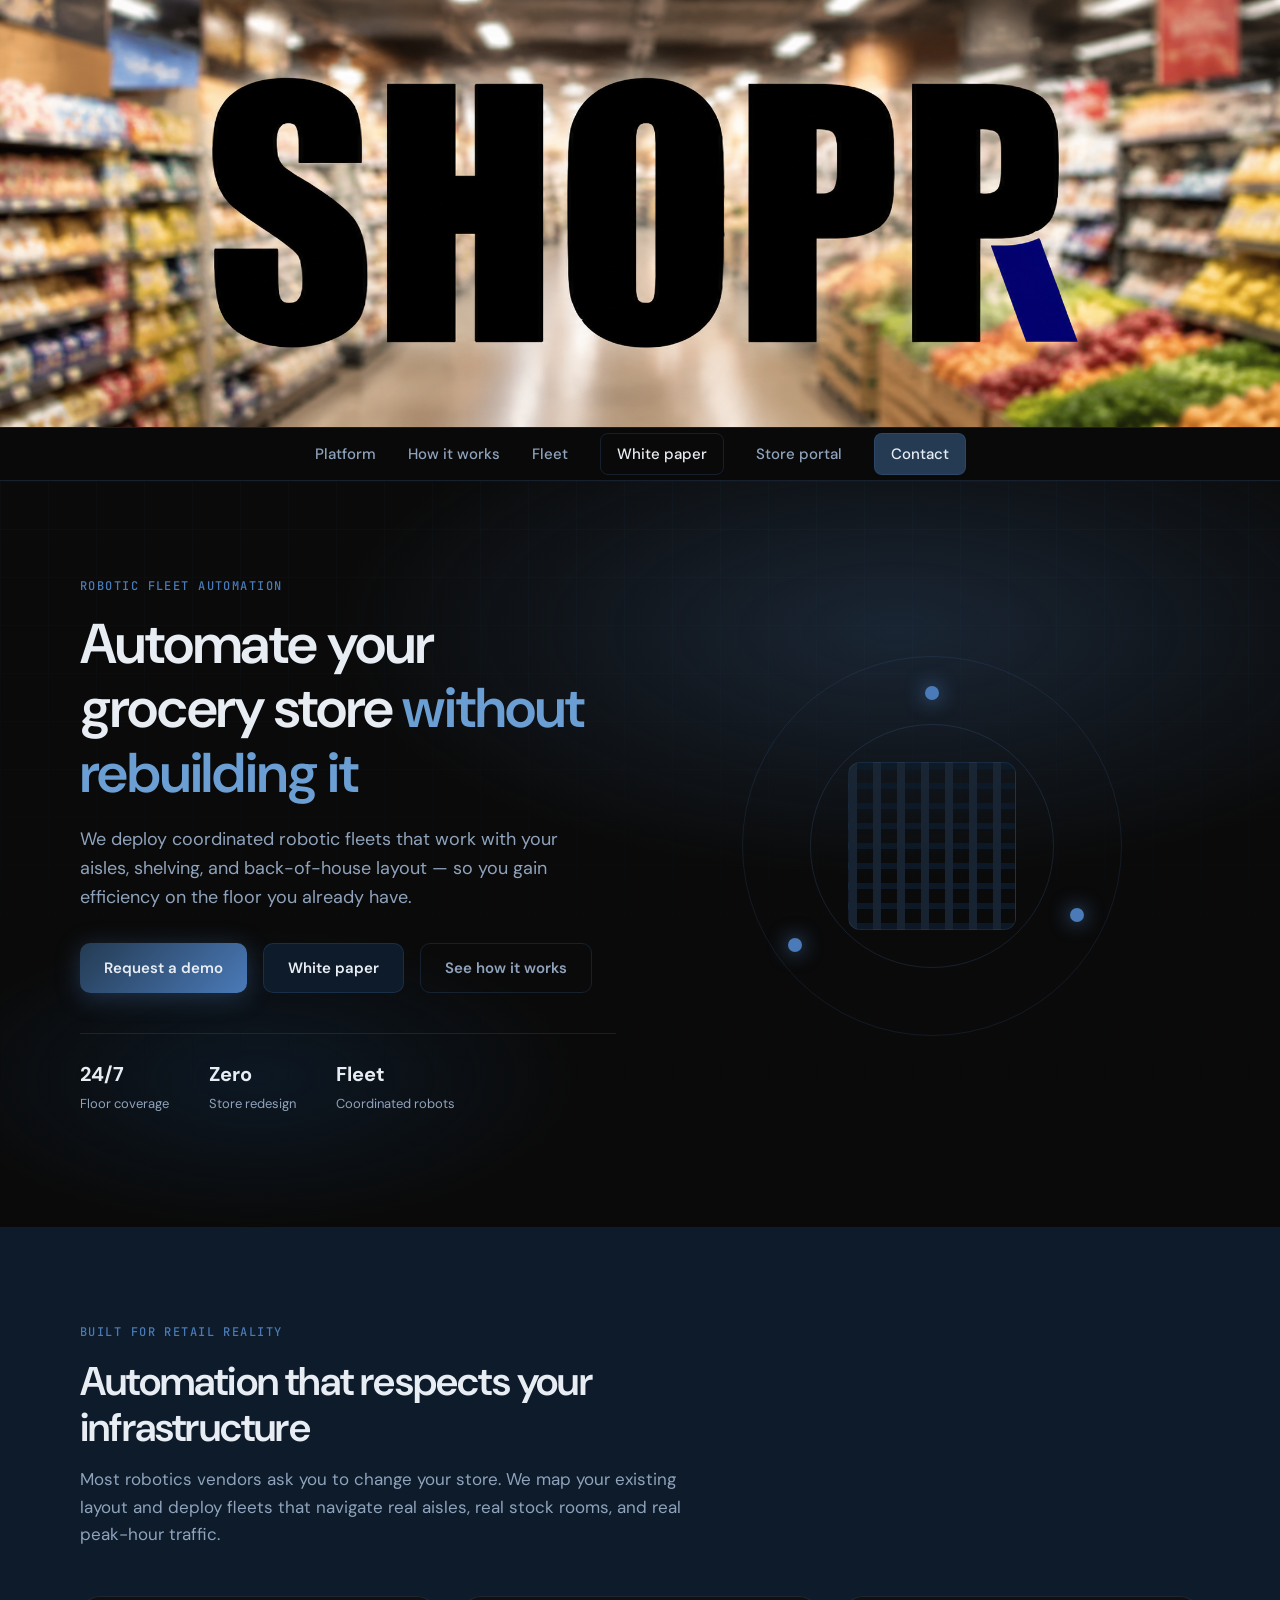
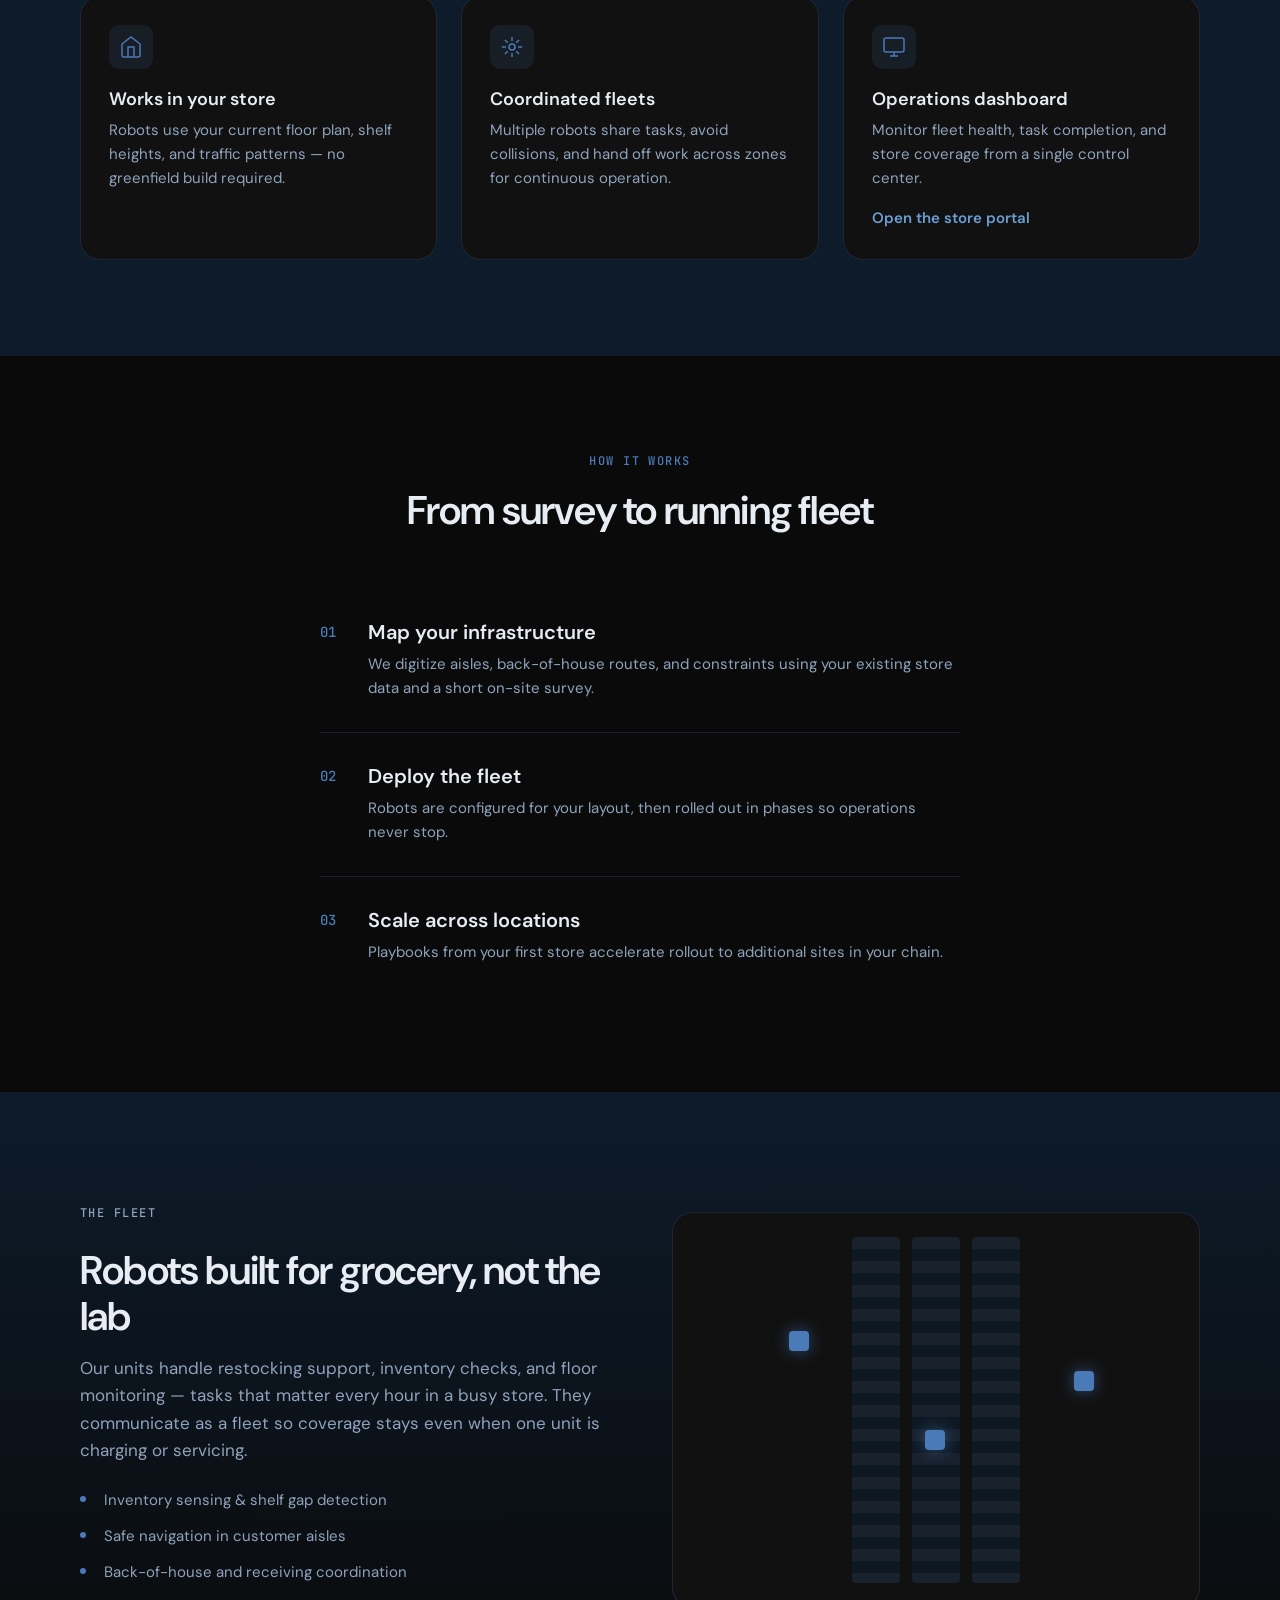
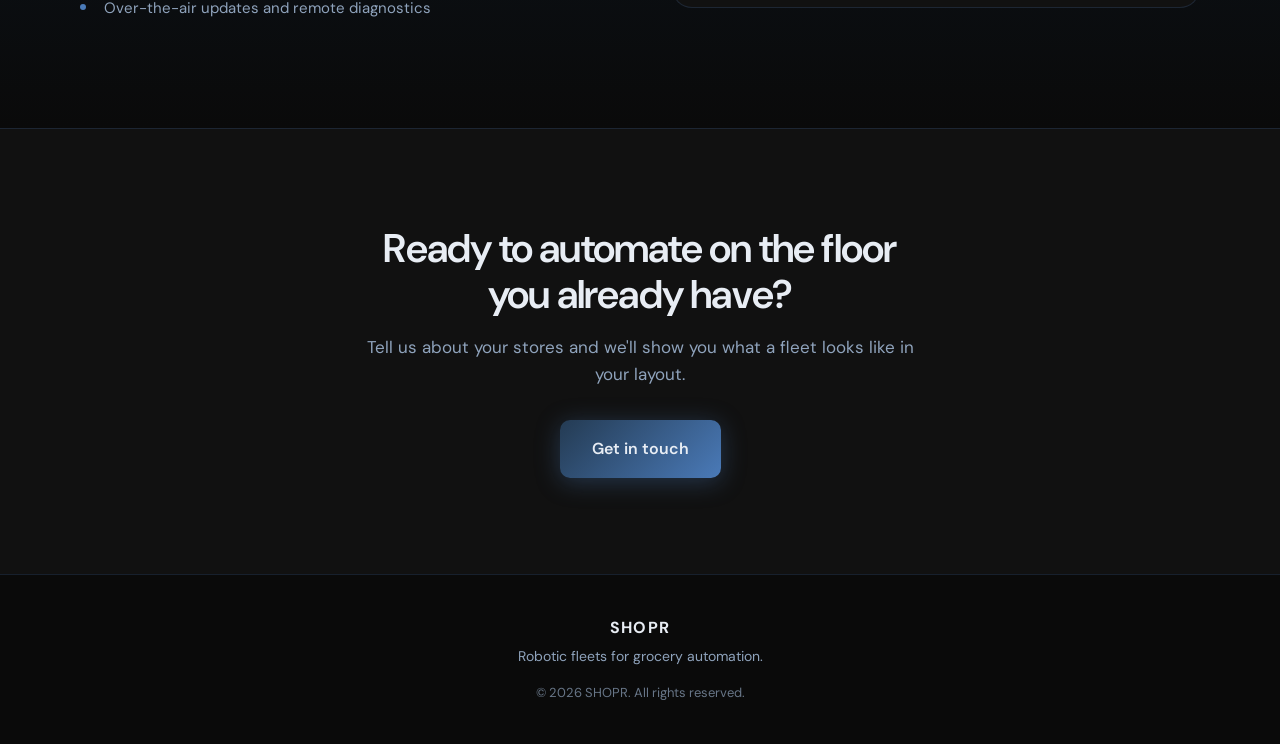
<file: index.html>
<!DOCTYPE html>
<html lang="en">
<head>
  <meta charset="UTF-8" />
  <meta name="viewport" content="width=device-width, initial-scale=1.0" />
  <meta name="description" content="Robotic fleets that automate grocery stores using your existing infrastructure — no rebuild required." />
  <title>SHOPR — Grocery Automation Robotics</title>
  <link rel="preconnect" href="https://fonts.googleapis.com" />
  <link rel="preconnect" href="https://fonts.gstatic.com" crossorigin />
  <link href="https://fonts.googleapis.com/css2?family=DM+Sans:ital,opsz,wght@0,9..40,400;0,9..40,500;0,9..40,600;0,9..40,700;1,9..40,400&family=JetBrains+Mono:wght@400;500&display=swap" rel="stylesheet" />
  <link rel="stylesheet" href="styles.css" />
</head>
<body>
  <header class="site-header">
    <a href="/" class="header-banner" aria-label="SHOPR home">
      <img
        src="assets/logo-header.png"
        alt="SHOPR — grocery automation robotics"
        class="header-logo"
        width="2172"
        height="724"
      />
    </a>
    <div class="header-nav">
      <div class="header-inner">
        <nav class="main-nav" aria-label="Main navigation">
          <a href="#platform">Platform</a>
          <a href="#how-it-works">How it works</a>
          <a href="#fleet">Fleet</a>
          <a
            href="assets/shopr-whitepaper.pdf"
            class="nav-whitepaper"
            target="_blank"
            rel="noopener noreferrer"
          >White paper</a>
          <a href="portal.html">Store portal</a>
          <a href="#contact" class="nav-cta">Contact</a>
        </nav>
        <button type="button" class="menu-toggle" aria-label="Open menu" aria-expanded="false">
          <span></span>
          <span></span>
          <span></span>
        </button>
      </div>
    </div>
  </header>

  <main>
    <section class="hero">
      <div class="hero-grid">
        <div class="hero-content">
          <p class="eyebrow">Robotic fleet automation</p>
          <h1>Automate your grocery store <span class="highlight">without rebuilding it</span></h1>
          <p class="hero-lead">
            We deploy coordinated robotic fleets that work with your aisles, shelving, and back-of-house layout — so you gain efficiency on the floor you already have.
          </p>
          <div class="hero-actions">
            <a href="#contact" class="btn btn-primary">Request a demo</a>
            <a
              href="assets/shopr-whitepaper.pdf"
              class="btn btn-whitepaper"
              target="_blank"
              rel="noopener noreferrer"
            >White paper</a>
            <a href="#how-it-works" class="btn btn-ghost">See how it works</a>
          </div>
          <ul class="hero-stats" aria-label="Key metrics">
            <li>
              <strong>24/7</strong>
              <span>Floor coverage</span>
            </li>
            <li>
              <strong>Zero</strong>
              <span>Store redesign</span>
            </li>
            <li>
              <strong>Fleet</strong>
              <span>Coordinated robots</span>
            </li>
          </ul>
        </div>
        <div class="hero-visual" aria-hidden="true">
          <div class="hero-orbit">
            <div class="orbit-ring orbit-ring--outer"></div>
            <div class="orbit-ring orbit-ring--inner"></div>
            <div class="robot-node robot-node--1"></div>
            <div class="robot-node robot-node--2"></div>
            <div class="robot-node robot-node--3"></div>
            <div class="store-grid"></div>
          </div>
        </div>
      </div>
    </section>

    <section id="platform" class="section platform">
      <div class="container">
        <header class="section-header">
          <p class="eyebrow">Built for retail reality</p>
          <h2>Automation that respects your infrastructure</h2>
          <p class="section-lead">
            Most robotics vendors ask you to change your store. We map your existing layout and deploy fleets that navigate real aisles, real stock rooms, and real peak-hour traffic.
          </p>
        </header>
        <div class="card-grid">
          <article class="feature-card">
            <div class="card-icon" aria-hidden="true">
              <svg viewBox="0 0 24 24" fill="none" stroke="currentColor" stroke-width="1.5"><path d="M3 9l9-7 9 7v11a2 2 0 01-2 2H5a2 2 0 01-2-2z"/><polyline points="9 22 9 12 15 12 15 22"/></svg>
            </div>
            <h3>Works in your store</h3>
            <p>Robots use your current floor plan, shelf heights, and traffic patterns — no greenfield build required.</p>
          </article>
          <article class="feature-card">
            <div class="card-icon" aria-hidden="true">
              <svg viewBox="0 0 24 24" fill="none" stroke="currentColor" stroke-width="1.5"><circle cx="12" cy="12" r="3"/><path d="M12 2v4M12 18v4M4.93 4.93l2.83 2.83M16.24 16.24l2.83 2.83M2 12h4M18 12h4M4.93 19.07l2.83-2.83M16.24 7.76l2.83-2.83"/></svg>
            </div>
            <h3>Coordinated fleets</h3>
            <p>Multiple robots share tasks, avoid collisions, and hand off work across zones for continuous operation.</p>
          </article>
          <article class="feature-card">
            <div class="card-icon" aria-hidden="true">
              <svg viewBox="0 0 24 24" fill="none" stroke="currentColor" stroke-width="1.5"><rect x="2" y="3" width="20" height="14" rx="2"/><line x1="8" y1="21" x2="16" y2="21"/><line x1="12" y1="17" x2="12" y2="21"/></svg>
            </div>
            <h3>Operations dashboard</h3>
            <p>Monitor fleet health, task completion, and store coverage from a single control center.</p>
            <a href="portal.html" class="text-link">Open the store portal</a>
          </article>
        </div>
      </div>
    </section>

    <section id="how-it-works" class="section how-it-works">
      <div class="container">
        <header class="section-header section-header--center">
          <p class="eyebrow">How it works</p>
          <h2>From survey to running fleet</h2>
        </header>
        <ol class="steps">
          <li class="step">
            <span class="step-num">01</span>
            <div>
              <h3>Map your infrastructure</h3>
              <p>We digitize aisles, back-of-house routes, and constraints using your existing store data and a short on-site survey.</p>
            </div>
          </li>
          <li class="step">
            <span class="step-num">02</span>
            <div>
              <h3>Deploy the fleet</h3>
              <p>Robots are configured for your layout, then rolled out in phases so operations never stop.</p>
            </div>
          </li>
          <li class="step">
            <span class="step-num">03</span>
            <div>
              <h3>Scale across locations</h3>
              <p>Playbooks from your first store accelerate rollout to additional sites in your chain.</p>
            </div>
          </li>
        </ol>
      </div>
    </section>

    <section id="fleet" class="section fleet">
      <div class="container fleet-layout">
        <div class="fleet-copy">
          <p class="eyebrow">The fleet</p>
          <h2>Robots built for grocery, not the lab</h2>
          <p>
            Our units handle restocking support, inventory checks, and floor monitoring — tasks that matter every hour in a busy store. They communicate as a fleet so coverage stays even when one unit is charging or servicing.
          </p>
          <ul class="fleet-list">
            <li>Inventory sensing &amp; shelf gap detection</li>
            <li>Safe navigation in customer aisles</li>
            <li>Back-of-house and receiving coordination</li>
            <li>Over-the-air updates and remote diagnostics</li>
          </ul>
        </div>
        <div class="fleet-diagram" aria-hidden="true">
          <div class="diagram-aisle"></div>
          <div class="diagram-aisle"></div>
          <div class="diagram-aisle"></div>
          <div class="diagram-robot diagram-robot--a"></div>
          <div class="diagram-robot diagram-robot--b"></div>
          <div class="diagram-robot diagram-robot--c"></div>
        </div>
      </div>
    </section>

    <section id="contact" class="section cta">
      <div class="container cta-inner">
        <h2>Ready to automate on the floor you already have?</h2>
        <p>Tell us about your stores and we'll show you what a fleet looks like in your layout.</p>
        <a href="mailto:hello@shopr.example" class="btn btn-primary btn-lg">Get in touch</a>
      </div>
    </section>
  </main>

  <footer class="site-footer">
    <div class="container footer-inner">
      <p class="footer-brand">SHOPR</p>
      <p class="footer-tagline">Robotic fleets for grocery automation.</p>
      <p class="footer-copy">&copy; <span id="year"></span> SHOPR. All rights reserved.</p>
    </div>
  </footer>

  <script src="script.js"></script>
</body>
</html>
</file>
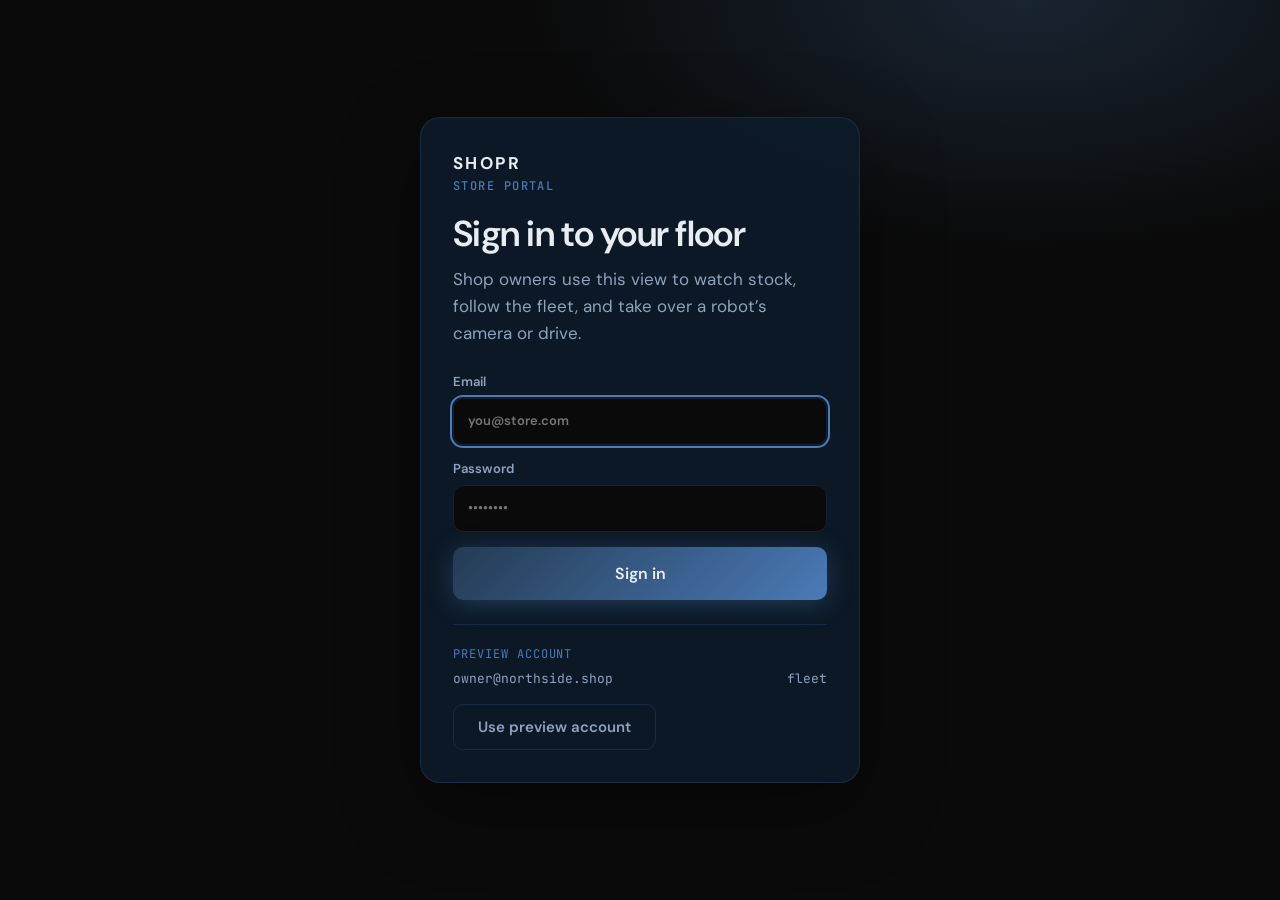
<file: portal.html>
<!DOCTYPE html>
<html lang="en">
<head>
  <meta charset="UTF-8" />
  <meta name="viewport" content="width=device-width, initial-scale=1.0" />
  <meta name="description" content="SHOPR store portal — watch shelf stock, fleet location, and send a robot to fill a cart." />
  <title>Store portal — SHOPR</title>
  <link rel="preconnect" href="https://fonts.googleapis.com" />
  <link rel="preconnect" href="https://fonts.gstatic.com" crossorigin />
  <link href="https://fonts.googleapis.com/css2?family=DM+Sans:ital,opsz,wght@0,9..40,400;0,9..40,500;0,9..40,600;0,9..40,700;1,9..40,400&family=JetBrains+Mono:wght@400;500&display=swap" rel="stylesheet" />
  <link rel="stylesheet" href="styles.css" />
  <link rel="stylesheet" href="portal.css" />
</head>
<body class="portal-body">
  <div id="login-view" class="login-view">
    <div class="login-card">
      <a href="index.html" class="portal-brand" aria-label="SHOPR home">SHOPR</a>
      <p class="eyebrow">Store portal</p>
      <h1>Sign in to your floor</h1>
      <p class="login-lead">Shop owners use this view to watch stock, follow the fleet, and take over a robot’s camera or drive.</p>
      <form id="login-form" class="login-form">
        <label>
          Email
          <input id="login-email" name="email" type="email" autocomplete="username" required placeholder="you@store.com" />
        </label>
        <label>
          Password
          <input id="login-password" name="password" type="password" autocomplete="current-password" required minlength="4" placeholder="••••••••" />
        </label>
        <p id="login-error" class="form-error" hidden></p>
        <button type="submit" class="btn btn-primary btn-lg">Sign in</button>
      </form>
      <div class="demo-box">
        <p class="demo-label">Preview account</p>
        <p><span>owner@northside.shop</span><span>fleet</span></p>
        <button type="button" class="btn btn-ghost" id="fill-demo">Use preview account</button>
      </div>
    </div>
  </div>

  <div id="app-view" class="portal-app" hidden>
    <header class="portal-header">
      <a href="index.html" class="portal-brand" aria-label="SHOPR home">SHOPR</a>
      <div class="portal-header-store">
        <strong id="store-name">Northside Convenience</strong>
        <span id="signed-in-as"></span>
      </div>
      <button type="button" class="btn btn-ghost btn-sm" id="sign-out">Sign out</button>
    </header>

    <div class="portal-shell">
      <section class="floor-panel" aria-label="Store floor">
        <div class="floor-toolbar">
          <div>
            <p class="eyebrow">Bird’s-eye floor</p>
            <h2 id="floor-title">Northside Convenience</h2>
          </div>
          <p class="live-pill"><span class="live-dot" aria-hidden="true"></span> Live</p>
          <ul class="legend" aria-label="Stock colors">
            <li><i class="swatch swatch--ok"></i> In stock</li>
            <li><i class="swatch swatch--low"></i> Low</li>
            <li><i class="swatch swatch--critical"></i> Critical</li>
          </ul>
          <p id="slot-readout" class="slot-readout">Click a shelf for stock detail. Levels are random for this preview.</p>
        </div>
        <div class="floor-stage">
          <svg id="floor" viewBox="0 0 1060 740" role="application" aria-label="Bird’s-eye view of the convenience store"></svg>
          <div id="map-tip" class="map-tip" hidden></div>
        </div>
        <form id="cart-form" class="cart-bar">
          <div class="cart-bar-top">
            <label for="cart-input">Test cart</label>
            <p>Type items and a robot will go get them. Separate several with commas.</p>
          </div>
          <div class="cart-row">
            <input id="cart-input" type="text" autocomplete="off" placeholder="Try milk, bread, bananas" />
            <button type="submit" class="btn btn-primary">Send robot</button>
          </div>
          <ul id="suggestions" class="suggestions" hidden></ul>
          <p id="cart-message" class="cart-message" aria-live="polite"></p>
          <ul id="cart-list" class="cart-list"></ul>
        </form>
      </section>

      <aside class="fleet-panel" aria-label="Robot status">
        <header class="fleet-head">
          <p class="eyebrow">Fleet</p>
          <h2>Robot status</h2>
          <p class="fleet-note">Open a camera or take teleop control of any unit.</p>
        </header>
        <div id="robot-list" class="robot-list"></div>
      </aside>
    </div>
  </div>

  <dialog id="camera-dialog" class="portal-dialog" aria-labelledby="camera-title">
    <div class="dialog-card">
      <header class="dialog-head">
        <div>
          <p class="eyebrow">Forward camera</p>
          <h3 id="camera-title">SHOPR-01</h3>
        </div>
        <button type="button" class="icon-btn" id="close-camera" aria-label="Close camera">×</button>
      </header>
      <div class="cam-stage" aria-hidden="true">
        <div class="cam-aisle"></div>
        <div class="cam-shelf cam-shelf--l"></div>
        <div class="cam-shelf cam-shelf--r"></div>
        <div class="cam-scan"></div>
        <div class="cam-hud">
          <span class="rec"><i></i> REC</span>
          <span id="cam-clock"></span>
        </div>
      </div>
      <p id="cam-caption" class="cam-caption"></p>
      <p class="dialog-note">Preview feed tied to this robot’s live task. No store camera is connected yet.</p>
    </div>
  </dialog>

  <dialog id="teleop-dialog" class="portal-dialog" aria-labelledby="teleop-title">
    <div class="dialog-card">
      <header class="dialog-head">
        <div>
          <p class="eyebrow">Teleop</p>
          <h3 id="teleop-title">SHOPR-01</h3>
        </div>
        <button type="button" class="icon-btn" id="close-teleop" aria-label="Close teleop">×</button>
      </header>
      <p id="teleop-task" class="cam-caption"></p>
      <div class="dpad" id="dpad">
        <button type="button" data-dir="up" aria-label="Drive forward">↑</button>
        <button type="button" data-dir="left" aria-label="Drive left">←</button>
        <button type="button" data-dir="down" aria-label="Drive back">↓</button>
        <button type="button" data-dir="right" aria-label="Drive right">→</button>
      </div>
      <p class="dialog-note">Arrow keys or WASD while this panel is open. Driving pauses the robot’s current job until you release it. Pull onto the charge pad to start charging.</p>
      <button type="button" class="btn btn-primary" id="release-teleop">Release control</button>
    </div>
  </dialog>

  <script src="portal.js"></script>
</body>
</html>
</file>
<file: styles.css>
/* SHOPR — black & navy robotics homepage */

:root {
  --black: #0a0a0a;
  --black-soft: #111111;
  --navy: #0d1b2a;
  --navy-mid: #1b2838;
  --navy-light: #243b53;
  --navy-glow: #2d4a6f;
  --accent: #4a7ab8;
  --accent-bright: #6b9fd4;
  --text: #e8edf4;
  --text-muted: #8fa3bc;
  --border: rgba(74, 122, 184, 0.2);
  --header-nav-height: 52px;
  --container: min(1120px, 92vw);
  --radius: 12px;
  --radius-lg: 20px;
}

*,
*::before,
*::after {
  box-sizing: border-box;
}

html {
  scroll-behavior: smooth;
}

body {
  margin: 0;
  font-family: "DM Sans", system-ui, sans-serif;
  font-size: 1.0625rem;
  line-height: 1.6;
  color: var(--text);
  background: var(--black);
  -webkit-font-smoothing: antialiased;
}

img {
  max-width: 100%;
  height: auto;
  display: block;
}

a {
  color: var(--accent-bright);
  text-decoration: none;
}

a:hover {
  text-decoration: underline;
}

.container {
  width: var(--container);
  margin-inline: auto;
}

/* Header — full-width banner logo + nav */
.site-header {
  background: var(--black);
  border-bottom: 1px solid var(--border);
}

.header-banner {
  display: block;
  width: 100%;
  background: var(--black);
  line-height: 0;
  text-decoration: none;
}

.header-banner:hover {
  text-decoration: none;
}

.header-logo {
  display: block;
  width: 100%;
  height: auto;
  aspect-ratio: 2172 / 724;
}

.header-nav {
  position: relative;
  background: rgba(10, 10, 10, 0.96);
  backdrop-filter: blur(12px);
  border-top: 1px solid var(--border);
}

.header-inner {
  display: flex;
  align-items: center;
  justify-content: center;
  gap: 1.5rem;
  max-width: var(--container);
  margin-inline: auto;
  padding: 0  clamp(1rem, 4vw, 2rem);
  min-height: var(--header-nav-height);
}

.main-nav {
  display: flex;
  align-items: center;
  gap: 2rem;
}

.main-nav a {
  color: var(--text-muted);
  font-size: 0.9375rem;
  font-weight: 500;
  text-decoration: none;
  transition: color 0.2s;
}

.main-nav a:hover {
  color: var(--text);
  text-decoration: none;
}

.main-nav .nav-whitepaper {
  color: var(--text);
  padding: 0.5rem 1rem;
  background: transparent;
  border-radius: 8px;
  border: 1px solid var(--border);
}

.main-nav .nav-whitepaper:hover {
  color: var(--text);
  background: var(--navy-mid);
  text-decoration: none;
}

.main-nav .nav-cta {
  color: var(--text);
  padding: 0.5rem 1rem;
  background: var(--navy-light);
  border-radius: 8px;
  border: 1px solid var(--border);
}

.main-nav .nav-cta:hover {
  background: var(--navy-glow);
}

.menu-toggle {
  display: none;
  flex-direction: column;
  gap: 5px;
  padding: 0.5rem;
  background: none;
  border: none;
  cursor: pointer;
}

.menu-toggle span {
  display: block;
  width: 22px;
  height: 2px;
  background: var(--text);
  border-radius: 1px;
}

/* Typography */
.eyebrow {
  font-family: "JetBrains Mono", monospace;
  font-size: 0.75rem;
  font-weight: 500;
  letter-spacing: 0.12em;
  text-transform: uppercase;
  color: var(--accent);
  margin: 0 0 1rem;
}

h1, h2, h3 {
  line-height: 1.15;
  font-weight: 600;
  margin: 0;
}

h1 {
  font-size: clamp(2.25rem, 5vw, 3.5rem);
  letter-spacing: -0.02em;
}

h2 {
  font-size: clamp(1.75rem, 3.5vw, 2.5rem);
  letter-spacing: -0.02em;
}

.highlight {
  color: var(--accent-bright);
}

/* Buttons */
.btn {
  display: inline-flex;
  align-items: center;
  justify-content: center;
  padding: 0.75rem 1.5rem;
  font-family: inherit;
  font-size: 0.9375rem;
  font-weight: 600;
  border-radius: 10px;
  text-decoration: none;
  transition: background 0.2s, transform 0.15s, box-shadow 0.2s;
  border: none;
  cursor: pointer;
}

.btn:hover {
  text-decoration: none;
  transform: translateY(-1px);
}

.btn-primary {
  background: linear-gradient(135deg, var(--navy-light) 0%, var(--accent) 100%);
  color: var(--text);
  box-shadow: 0 4px 24px rgba(74, 122, 184, 0.35);
}

.btn-primary:hover {
  box-shadow: 0 6px 32px rgba(74, 122, 184, 0.45);
}

.btn-ghost {
  background: transparent;
  color: var(--text-muted);
  border: 1px solid var(--border);
}

.btn-ghost:hover {
  color: var(--text);
  border-color: var(--navy-glow);
}

.btn-whitepaper {
  background: var(--navy);
  color: var(--text);
  border: 1px solid var(--border);
}

.btn-whitepaper:hover {
  background: var(--navy-light);
  border-color: var(--navy-glow);
}

.btn-lg {
  padding: 1rem 2rem;
  font-size: 1rem;
}

/* Hero */
.hero {
  position: relative;
  padding: clamp(3rem, 8vw, 6rem) clamp(1rem, 4vw, 2rem) clamp(4rem, 10vw, 7rem);
  background:
    radial-gradient(ellipse 80% 60% at 70% 20%, rgba(27, 40, 56, 0.9) 0%, transparent 55%),
    radial-gradient(ellipse 50% 40% at 20% 80%, rgba(13, 27, 42, 0.8) 0%, transparent 50%),
    var(--black);
  overflow: hidden;
}

.hero::before {
  content: "";
  position: absolute;
  inset: 0;
  background-image:
    linear-gradient(rgba(74, 122, 184, 0.04) 1px, transparent 1px),
    linear-gradient(90deg, rgba(74, 122, 184, 0.04) 1px, transparent 1px);
  background-size: 48px 48px;
  mask-image: linear-gradient(180deg, black 0%, transparent 85%);
  pointer-events: none;
}

.hero-grid {
  position: relative;
  display: grid;
  grid-template-columns: 1fr 1fr;
  gap: 3rem;
  align-items: center;
  max-width: var(--container);
  margin-inline: auto;
}

.hero-lead {
  font-size: 1.125rem;
  color: var(--text-muted);
  max-width: 32rem;
  margin: 1.25rem 0 2rem;
}

.hero-actions {
  display: flex;
  flex-wrap: wrap;
  gap: 1rem;
  margin-bottom: 2.5rem;
}

.hero-stats {
  display: flex;
  gap: 2.5rem;
  list-style: none;
  margin: 0;
  padding: 0;
  border-top: 1px solid var(--border);
  padding-top: 1.5rem;
}

.hero-stats li {
  display: flex;
  flex-direction: column;
  gap: 0.25rem;
}

.hero-stats strong {
  font-size: 1.25rem;
  color: var(--text);
}

.hero-stats span {
  font-size: 0.8125rem;
  color: var(--text-muted);
}

/* Hero visual */
.hero-visual {
  display: flex;
  justify-content: center;
  align-items: center;
}

.hero-orbit {
  position: relative;
  width: min(380px, 100%);
  aspect-ratio: 1;
}

.orbit-ring {
  position: absolute;
  inset: 10%;
  border: 1px solid var(--border);
  border-radius: 50%;
}

.orbit-ring--outer {
  inset: 0;
  border-color: rgba(74, 122, 184, 0.15);
  animation: spin 24s linear infinite;
}

.orbit-ring--inner {
  inset: 18%;
  animation: spin 16s linear infinite reverse;
}

.robot-node {
  position: absolute;
  width: 14px;
  height: 14px;
  background: var(--accent);
  border-radius: 50%;
  box-shadow: 0 0 20px var(--accent);
}

.robot-node--1 {
  top: 8%;
  left: 50%;
  transform: translateX(-50%);
  animation: pulse 2s ease-in-out infinite;
}

.robot-node--2 {
  bottom: 22%;
  left: 12%;
  animation: pulse 2s ease-in-out 0.4s infinite;
}

.robot-node--3 {
  bottom: 30%;
  right: 10%;
  animation: pulse 2s ease-in-out 0.8s infinite;
}

.store-grid {
  position: absolute;
  inset: 28%;
  background:
    repeating-linear-gradient(
      90deg,
      var(--navy-mid) 0,
      var(--navy-mid) 8px,
      transparent 8px,
      transparent 24px
    ),
    repeating-linear-gradient(
      0deg,
      var(--navy) 0,
      var(--navy) 6px,
      transparent 6px,
      transparent 20px
    );
  border-radius: var(--radius);
  border: 1px solid var(--border);
  opacity: 0.85;
}

@keyframes spin {
  to { transform: rotate(360deg); }
}

@keyframes pulse {
  0%, 100% { opacity: 1; transform: scale(1); }
  50% { opacity: 0.6; transform: scale(0.85); }
}

/* Sections */
.section {
  padding: clamp(4rem, 10vw, 6rem) clamp(1rem, 4vw, 2rem);
}

.section-header {
  max-width: 40rem;
  margin-bottom: 3rem;
}

.section-header--center {
  text-align: center;
  margin-inline: auto;
  margin-bottom: 3.5rem;
}

.section-lead {
  color: var(--text-muted);
  font-size: 1.0625rem;
  margin-top: 1rem;
}

.platform {
  background: var(--navy);
}

.card-grid {
  display: grid;
  grid-template-columns: repeat(3, 1fr);
  gap: 1.5rem;
}

.feature-card {
  padding: 1.75rem;
  background: var(--black-soft);
  border: 1px solid var(--border);
  border-radius: var(--radius-lg);
  transition: border-color 0.2s, transform 0.2s;
}

.feature-card:hover {
  border-color: var(--navy-glow);
  transform: translateY(-2px);
}

.card-icon {
  width: 44px;
  height: 44px;
  display: flex;
  align-items: center;
  justify-content: center;
  margin-bottom: 1.25rem;
  color: var(--accent);
  background: rgba(74, 122, 184, 0.12);
  border-radius: 10px;
}

.card-icon svg {
  width: 24px;
  height: 24px;
}

.feature-card h3 {
  font-size: 1.125rem;
  margin-bottom: 0.5rem;
}

.feature-card p {
  margin: 0;
  font-size: 0.9375rem;
  color: var(--text-muted);
}

.feature-card .text-link {
  display: inline-block;
  margin-top: 1rem;
  font-size: 0.9375rem;
  font-weight: 600;
}

/* Steps */
.how-it-works {
  background: var(--black);
}

.steps {
  list-style: none;
  margin: 0;
  padding: 0;
  display: grid;
  gap: 0;
  max-width: 640px;
  margin-inline: auto;
}

.step {
  display: grid;
  grid-template-columns: auto 1fr;
  gap: 1.5rem 2rem;
  padding: 2rem 0;
  border-bottom: 1px solid var(--border);
}

.step:last-child {
  border-bottom: none;
}

.step-num {
  font-family: "JetBrains Mono", monospace;
  font-size: 0.875rem;
  font-weight: 500;
  color: var(--accent);
}

.step h3 {
  font-size: 1.25rem;
  margin-bottom: 0.5rem;
}

.step p {
  margin: 0;
  color: var(--text-muted);
  font-size: 0.9375rem;
}

/* Fleet */
.fleet {
  background: linear-gradient(180deg, var(--navy) 0%, var(--black) 100%);
}

.fleet-layout {
  display: grid;
  grid-template-columns: 1fr 1fr;
  gap: 4rem;
  align-items: center;
}

.fleet-copy p {
  color: var(--text-muted);
  margin: 1rem 0 1.5rem;
}

.fleet-list {
  margin: 0;
  padding: 0;
  list-style: none;
}

.fleet-list li {
  position: relative;
  padding-left: 1.5rem;
  margin-bottom: 0.75rem;
  color: var(--text-muted);
  font-size: 0.9375rem;
}

.fleet-list li::before {
  content: "";
  position: absolute;
  left: 0;
  top: 0.55em;
  width: 6px;
  height: 6px;
  background: var(--accent);
  border-radius: 50%;
}

.fleet-diagram {
  position: relative;
  aspect-ratio: 4/3;
  background: var(--black-soft);
  border: 1px solid var(--border);
  border-radius: var(--radius-lg);
  padding: 1.5rem;
  display: flex;
  gap: 12px;
  align-items: stretch;
  justify-content: center;
}

.diagram-aisle {
  flex: 1;
  max-width: 48px;
  background: repeating-linear-gradient(
    180deg,
    var(--navy-mid) 0,
    var(--navy-mid) 12px,
    var(--navy) 12px,
    var(--navy) 24px
  );
  border-radius: 4px;
  opacity: 0.7;
}

.diagram-robot {
  position: absolute;
  width: 20px;
  height: 20px;
  background: var(--accent);
  border-radius: 4px;
  box-shadow: 0 0 16px rgba(74, 122, 184, 0.6);
}

.diagram-robot--a {
  top: 30%;
  left: 22%;
  animation: drift-a 4s ease-in-out infinite;
}

.diagram-robot--b {
  top: 55%;
  left: 48%;
  animation: drift-b 5s ease-in-out infinite;
}

.diagram-robot--c {
  top: 40%;
  right: 20%;
  animation: drift-c 4.5s ease-in-out infinite;
}

@keyframes drift-a {
  0%, 100% { transform: translate(0, 0); }
  50% { transform: translate(24px, 12px); }
}

@keyframes drift-b {
  0%, 100% { transform: translate(0, 0); }
  50% { transform: translate(-16px, -20px); }
}

@keyframes drift-c {
  0%, 100% { transform: translate(0, 0); }
  50% { transform: translate(-20px, 16px); }
}

/* CTA */
.cta {
  background: var(--black-soft);
  border-top: 1px solid var(--border);
}

.cta-inner {
  text-align: center;
  max-width: 36rem;
}

.cta-inner h2 {
  margin-bottom: 1rem;
}

.cta-inner p {
  color: var(--text-muted);
  margin-bottom: 2rem;
}

/* Footer */
.site-footer {
  padding: 2.5rem clamp(1rem, 4vw, 2rem);
  border-top: 1px solid var(--border);
  background: var(--black);
}

.footer-inner {
  text-align: center;
}

.footer-brand {
  font-size: 1rem;
  font-weight: 700;
  letter-spacing: 0.08em;
  margin: 0 0 0.25rem;
}

.footer-tagline {
  font-size: 0.875rem;
  color: var(--text-muted);
  margin: 0 0 1rem;
}

.footer-copy {
  font-size: 0.8125rem;
  color: var(--text-muted);
  opacity: 0.7;
  margin: 0;
}

/* Mobile */
@media (max-width: 900px) {
  .hero-grid,
  .fleet-layout {
    grid-template-columns: 1fr;
  }

  .hero-visual {
    order: -1;
    max-width: 320px;
    margin-inline: auto;
  }

  .card-grid {
    grid-template-columns: 1fr;
  }
}

@media (max-width: 640px) {
  .header-inner {
    justify-content: flex-end;
  }

  .main-nav {
    display: none;
    position: absolute;
    top: 100%;
    left: 0;
    right: 0;
    flex-direction: column;
    align-items: stretch;
    gap: 0;
    padding: 1rem;
    background: var(--black-soft);
    border-bottom: 1px solid var(--border);
  }

  .main-nav.is-open {
    display: flex;
  }

  .main-nav a {
    padding: 0.75rem 0;
    border-bottom: 1px solid var(--border);
  }

  .main-nav .nav-whitepaper,
  .main-nav .nav-cta {
    margin-top: 0.5rem;
    text-align: center;
  }

  .menu-toggle {
    display: flex;
  }

  .hero-stats {
    flex-direction: column;
    gap: 1rem;
  }
}
</file>
<file: portal.css>
/* SHOPR store portal */

[hidden] {
  display: none !important;
}

.portal-body {
  min-height: 100vh;
  background:
    radial-gradient(ellipse 70% 50% at 80% 0%, rgba(27, 40, 56, 0.85), transparent 55%),
    var(--black);
}

.portal-brand {
  font-weight: 700;
  letter-spacing: 0.14em;
  color: var(--text);
  text-decoration: none;
}

.portal-brand:hover {
  color: var(--accent-bright);
  text-decoration: none;
}

.portal-body .btn-sm {
  padding: 0.45rem 0.8rem;
  font-size: 0.8125rem;
  border-radius: 8px;
}

.form-error {
  margin: 0;
  color: #f0a8a0;
  font-size: 0.875rem;
}

/* Login */
.login-view {
  min-height: 100vh;
  display: grid;
  place-items: center;
  padding: 2rem 1rem;
}

.login-card {
  width: min(440px, 100%);
  padding: 2rem;
  background: rgba(13, 27, 42, 0.88);
  border: 1px solid var(--border);
  border-radius: var(--radius-lg);
  box-shadow: 0 24px 80px rgba(0, 0, 0, 0.35);
}

.login-card h1 {
  font-size: clamp(1.75rem, 4vw, 2.25rem);
  margin-bottom: 0.75rem;
}

.login-lead {
  margin: 0 0 1.5rem;
  color: var(--text-muted);
}

.login-form {
  display: grid;
  gap: 0.9rem;
}

.login-form label {
  display: grid;
  gap: 0.35rem;
  font-size: 0.8125rem;
  font-weight: 600;
  color: var(--text-muted);
}

.login-form input,
.cart-row input {
  width: 100%;
  padding: 0.75rem 0.85rem;
  font: inherit;
  color: var(--text);
  background: var(--black);
  border: 1px solid var(--border);
  border-radius: 10px;
}

.login-form input:focus,
.cart-row input:focus {
  outline: 2px solid var(--accent);
  outline-offset: 1px;
}

.demo-box {
  margin-top: 1.5rem;
  padding-top: 1.25rem;
  border-top: 1px solid var(--border);
}

.demo-label {
  margin: 0 0 0.35rem;
  font-family: "JetBrains Mono", monospace;
  font-size: 0.75rem;
  letter-spacing: 0.08em;
  text-transform: uppercase;
  color: var(--accent);
}

.demo-box p:nth-child(2) {
  display: flex;
  justify-content: space-between;
  gap: 1rem;
  margin: 0 0 0.85rem;
  font-family: "JetBrains Mono", monospace;
  font-size: 0.8125rem;
  color: var(--text-muted);
}

/* App shell */
.portal-app {
  height: 100vh;
  display: flex;
  flex-direction: column;
}

.portal-header {
  display: flex;
  align-items: center;
  gap: 1rem;
  padding: 0.75rem 1.25rem;
  border-bottom: 1px solid var(--border);
  background: rgba(10, 10, 10, 0.94);
}

.portal-header-store {
  display: flex;
  flex-direction: column;
  min-width: 0;
  flex: 1;
}

.portal-header-store strong {
  font-size: 0.9375rem;
}

.portal-header-store span {
  font-size: 0.75rem;
  color: var(--text-muted);
}

.portal-shell {
  flex: 1;
  min-height: 0;
  display: grid;
  grid-template-columns: minmax(0, 1fr) 340px;
}

.floor-panel {
  display: flex;
  flex-direction: column;
  min-width: 0;
  min-height: 0;
}

.floor-toolbar {
  display: grid;
  grid-template-columns: auto auto 1fr;
  grid-template-areas:
    "title live legend"
    "readout readout readout";
  gap: 0.35rem 1.25rem;
  align-items: center;
  padding: 0.85rem 1.25rem 0.65rem;
}

.floor-toolbar .eyebrow {
  margin-bottom: 0.15rem;
}

.floor-toolbar h2 {
  font-size: 1.25rem;
  grid-area: title;
}

.floor-toolbar > div:first-child {
  grid-area: title;
}

.live-pill {
  grid-area: live;
  display: inline-flex;
  align-items: center;
  gap: 0.4rem;
  margin: 0;
  font-family: "JetBrains Mono", monospace;
  font-size: 0.75rem;
  letter-spacing: 0.08em;
  text-transform: uppercase;
  color: #8ee0b8;
}

.live-dot {
  width: 8px;
  height: 8px;
  border-radius: 50%;
  background: #3dbe8c;
  box-shadow: 0 0 10px #3dbe8c;
  animation: live-pulse 1.6s ease-in-out infinite;
}

@keyframes live-pulse {
  50% { opacity: 0.45; }
}

.legend {
  grid-area: legend;
  display: flex;
  flex-wrap: wrap;
  justify-content: flex-end;
  gap: 0.85rem;
  margin: 0;
  padding: 0;
  list-style: none;
  font-size: 0.8125rem;
  color: var(--text-muted);
}

.legend li {
  display: inline-flex;
  align-items: center;
  gap: 0.4rem;
}

.swatch {
  width: 12px;
  height: 12px;
  border-radius: 3px;
  display: inline-block;
}

.swatch--ok { background: #3dbe8c; }
.swatch--low { background: #e0a14a; }
.swatch--critical { background: #e85d4c; }

.slot-readout {
  grid-area: readout;
  margin: 0;
  font-size: 0.8125rem;
  color: var(--text-muted);
}

.floor-stage {
  position: relative;
  flex: 1;
  min-height: 0;
  margin: 0 1rem;
  background: #0c1218;
  border: 1px solid var(--border);
  border-radius: 16px;
  overflow: hidden;
}

#floor {
  width: 100%;
  height: 100%;
  display: block;
}

#floor text {
  font-family: "DM Sans", system-ui, sans-serif;
}

.zone-label {
  font-family: "JetBrains Mono", monospace;
  font-size: 11px;
  letter-spacing: 0.14em;
  fill: #8fa3bc;
}

.slot {
  cursor: pointer;
}

.slot-name {
  font-size: 10px;
  fill: #d5e2f0;
  pointer-events: none;
}

.pip-count {
  font-size: 9px;
  font-weight: 700;
  text-anchor: middle;
  pointer-events: none;
}

.pip--ok { fill: #3dbe8c; }
.pip--low { fill: #e0a14a; }
.pip--critical { fill: #e85d4c; }

.slot.is-selected .slot-hit {
  stroke: #fff;
  stroke-width: 1.5;
}

.slot.is-hot .slot-hit {
  stroke: #f2d48a;
  stroke-width: 1.5;
}

.robot-body {
  stroke: #f4f7fb;
  stroke-width: 1.5;
}

.robot-num {
  fill: #0a0a0a;
  font-size: 11px;
  font-weight: 700;
  text-anchor: middle;
  dominant-baseline: central;
  pointer-events: none;
}

.robot-pill rect {
  fill: #101820;
  stroke-width: 1;
}

.robot-pill text {
  fill: #e8edf4;
  font-size: 10px;
  font-weight: 600;
  text-anchor: middle;
  pointer-events: none;
}

.robot {
  cursor: pointer;
}

.robot.is-selected .robot-ring {
  stroke-width: 3;
}

.robot-ring.is-picking,
.robot-ring.is-stocking {
  animation: ring-pulse 1.1s ease-in-out infinite;
}

@keyframes ring-pulse {
  50% { opacity: 0.35; }
}

.map-tip {
  position: fixed;
  z-index: 20;
  max-width: 220px;
  padding: 0.4rem 0.55rem;
  background: #101820;
  color: var(--text);
  border: 1px solid var(--border);
  border-radius: 8px;
  font-size: 0.75rem;
  pointer-events: none;
}

/* Cart */
.cart-bar {
  padding: 0.85rem 1.25rem 1rem;
}

.cart-bar-top {
  display: flex;
  justify-content: space-between;
  gap: 1rem;
  align-items: baseline;
  margin-bottom: 0.4rem;
}

.cart-bar-top label {
  font-size: 0.75rem;
  font-weight: 700;
  letter-spacing: 0.08em;
  text-transform: uppercase;
  color: var(--accent);
}

.cart-bar-top p,
.cart-message,
.dialog-note,
.fleet-note {
  margin: 0;
  color: var(--text-muted);
  font-size: 0.8125rem;
}

.cart-row {
  display: flex;
  gap: 0.6rem;
}

.cart-row input {
  flex: 1;
}

.suggestions {
  display: flex;
  flex-wrap: wrap;
  gap: 0.4rem;
  margin: 0.55rem 0 0;
  padding: 0;
  list-style: none;
}

.suggestions button {
  padding: 0.25rem 0.55rem;
  font: inherit;
  font-size: 0.8125rem;
  color: var(--text);
  background: var(--navy-mid);
  border: 1px solid var(--border);
  border-radius: 999px;
  cursor: pointer;
}

.suggestions button:hover {
  border-color: var(--accent);
}

.cart-message {
  min-height: 1.2em;
  margin-top: 0.45rem;
}

.cart-message.is-error {
  color: #f0a8a0;
}

.cart-list {
  display: flex;
  flex-wrap: wrap;
  gap: 0.45rem;
  margin: 0.55rem 0 0;
  padding: 0;
  list-style: none;
}

.cart-chip {
  display: inline-flex;
  align-items: center;
  gap: 0.45rem;
  padding: 0.3rem 0.4rem 0.3rem 0.65rem;
  background: var(--navy-mid);
  border: 1px solid var(--border);
  border-radius: 999px;
  font-size: 0.8125rem;
}

.cart-chip strong {
  font-weight: 600;
}

.cart-chip span {
  color: var(--text-muted);
}

.cart-chip button {
  width: 22px;
  height: 22px;
  border: none;
  border-radius: 50%;
  background: transparent;
  color: var(--text-muted);
  cursor: pointer;
}

.cart-chip button:hover {
  color: var(--text);
  background: rgba(255, 255, 255, 0.06);
}

.cart-chip.is-delivered {
  border-color: rgba(61, 190, 140, 0.45);
}

/* Fleet */
.fleet-panel {
  border-left: 1px solid var(--border);
  background: rgba(13, 27, 42, 0.45);
  overflow: auto;
  padding: 1rem 1rem 1.5rem;
}

.fleet-head h2 {
  font-size: 1.35rem;
  margin-bottom: 0.35rem;
}

.fleet-head .eyebrow {
  margin-bottom: 0.25rem;
}

.robot-list {
  display: grid;
  gap: 0.75rem;
  margin-top: 1rem;
}

.robot-card {
  padding: 0.9rem;
  background: var(--black-soft);
  border: 1px solid var(--border);
  border-radius: 14px;
}

.robot-card.is-selected {
  border-color: var(--accent);
  box-shadow: 0 0 0 1px var(--accent);
}

.robot-card header {
  display: flex;
  align-items: center;
  justify-content: space-between;
  gap: 0.5rem;
}

.robot-id {
  display: inline-flex;
  align-items: center;
  gap: 0.45rem;
  font-weight: 700;
  font-size: 0.9375rem;
}

.robot-swatch {
  width: 10px;
  height: 10px;
  border-radius: 50%;
  display: inline-block;
}

.action {
  padding: 0.15rem 0.5rem;
  border-radius: 999px;
  font-size: 0.75rem;
  font-weight: 700;
  letter-spacing: 0.02em;
}

.action--picking { background: rgba(224, 161, 74, 0.18); color: #e0a14a; }
.action--moving { background: rgba(107, 159, 212, 0.18); color: #8eb8e4; }
.action--charging { background: rgba(61, 190, 140, 0.18); color: #3dbe8c; }
.action--stocking { background: rgba(192, 132, 224, 0.18); color: #d2a8e8; }

.robot-task {
  margin: 0.55rem 0 0.7rem;
  font-size: 0.875rem;
  color: var(--text-muted);
}

.manual-flag {
  display: inline-block;
  margin-left: 0.35rem;
  font-family: "JetBrains Mono", monospace;
  font-size: 0.6875rem;
  letter-spacing: 0.06em;
  text-transform: uppercase;
  color: #f2d48a;
}

.battery-top {
  display: flex;
  justify-content: space-between;
  font-size: 0.75rem;
  color: var(--text-muted);
  margin-bottom: 0.3rem;
}

.battery-track {
  height: 8px;
  border-radius: 99px;
  background: #1c2836;
  overflow: hidden;
}

.battery-fill {
  height: 100%;
  width: 0;
  border-radius: inherit;
  background: #3dbe8c;
}

.battery-fill.is-low { background: #e0a14a; }
.battery-fill.is-critical { background: #e85d4c; }

.robot-buttons {
  display: flex;
  gap: 0.45rem;
  margin-top: 0.8rem;
}

.robot-buttons .btn {
  flex: 1;
}

/* Dialogs */
.portal-dialog {
  width: min(520px, 94vw);
  padding: 0;
  color: var(--text);
  background: #101820;
  border: 1px solid var(--border);
  border-radius: 16px;
}

.portal-dialog::backdrop {
  background: rgba(0, 0, 0, 0.62);
}

.dialog-card {
  padding: 1.1rem 1.15rem 1.25rem;
}

.dialog-head {
  display: flex;
  justify-content: space-between;
  align-items: flex-start;
  gap: 1rem;
  margin-bottom: 0.85rem;
}

.dialog-head .eyebrow {
  margin-bottom: 0.2rem;
}

.dialog-head h3 {
  font-size: 1.35rem;
}

.icon-btn {
  width: 36px;
  height: 36px;
  border-radius: 8px;
  border: 1px solid var(--border);
  background: transparent;
  color: var(--text);
  font-size: 1.35rem;
  line-height: 1;
  cursor: pointer;
}

.cam-stage {
  position: relative;
  height: 280px;
  border-radius: 12px;
  overflow: hidden;
  background: radial-gradient(ellipse at 50% 40%, #24384f, #07090c 72%);
}

.cam-aisle {
  position: absolute;
  left: 18%;
  right: 18%;
  bottom: 0;
  height: 62%;
  background:
    repeating-linear-gradient(90deg, rgba(107, 159, 212, 0.28) 0 2px, transparent 2px 42px),
    linear-gradient(#1a2838, #0d1520);
  transform: perspective(220px) rotateX(52deg);
  transform-origin: bottom center;
}

.cam-shelf {
  position: absolute;
  top: 18%;
  bottom: 22%;
  width: 18%;
  background: repeating-linear-gradient(
    180deg,
    rgba(143, 163, 188, 0.35) 0 10px,
    rgba(16, 24, 32, 0.2) 10px 22px
  );
  border: 1px solid rgba(143, 163, 188, 0.25);
}

.cam-shelf--l { left: 6%; }
.cam-shelf--r { right: 6%; }

.cam-scan {
  position: absolute;
  inset: 0;
  background: repeating-linear-gradient(
    180deg,
    transparent 0 3px,
    rgba(0, 0, 0, 0.18) 3px 4px
  );
  animation: scan-drift 8s linear infinite;
  pointer-events: none;
}

@keyframes scan-drift {
  to { background-position: 0 40px; }
}

.cam-hud {
  position: absolute;
  top: 10px;
  left: 12px;
  right: 12px;
  display: flex;
  justify-content: space-between;
  font-family: "JetBrains Mono", monospace;
  font-size: 0.75rem;
  color: #d5e2f0;
}

.rec {
  display: inline-flex;
  align-items: center;
  gap: 0.35rem;
  color: #ff8d84;
}

.rec i {
  width: 8px;
  height: 8px;
  border-radius: 50%;
  background: #e85d4c;
  animation: live-pulse 1.2s ease-in-out infinite;
}

.cam-caption {
  margin: 0.75rem 0 0.35rem;
  font-weight: 600;
}

.dialog-note {
  margin-bottom: 0.9rem;
}

.dpad {
  display: grid;
  grid-template-columns: 64px 64px 64px;
  grid-template-areas:
    ". up ."
    "left down right";
  gap: 0.4rem;
  justify-content: center;
  margin: 0.4rem 0 1rem;
}

.dpad button {
  height: 56px;
  touch-action: none;
  font-size: 1.25rem;
  color: var(--text);
  background: var(--navy-mid);
  border: 1px solid var(--border);
  border-radius: 12px;
  cursor: pointer;
  user-select: none;
}

.dpad button:active,
.dpad button.is-held {
  background: var(--navy-light);
  border-color: var(--accent);
}

.dpad [data-dir="up"] { grid-area: up; }
.dpad [data-dir="left"] { grid-area: left; }
.dpad [data-dir="down"] { grid-area: down; }
.dpad [data-dir="right"] { grid-area: right; }

#release-teleop {
  width: 100%;
}

@media (max-width: 980px) {
  .portal-body.is-authed {
    overflow: auto;
  }

  .portal-app {
    height: auto;
    min-height: 100vh;
  }

  .portal-shell {
    grid-template-columns: 1fr;
  }

  .floor-stage {
    height: 68vh;
    min-height: 420px;
    flex: none;
  }

  .fleet-panel {
    border-left: none;
    border-top: 1px solid var(--border);
  }

  .floor-toolbar {
    grid-template-columns: 1fr;
    grid-template-areas:
      "title"
      "live"
      "legend"
      "readout";
  }

  .legend {
    justify-content: flex-start;
  }
}

@media (prefers-reduced-motion: reduce) {
  .live-dot,
  .rec i,
  .cam-scan,
  .robot-ring.is-picking,
  .robot-ring.is-stocking {
    animation: none;
  }
}
</file>
